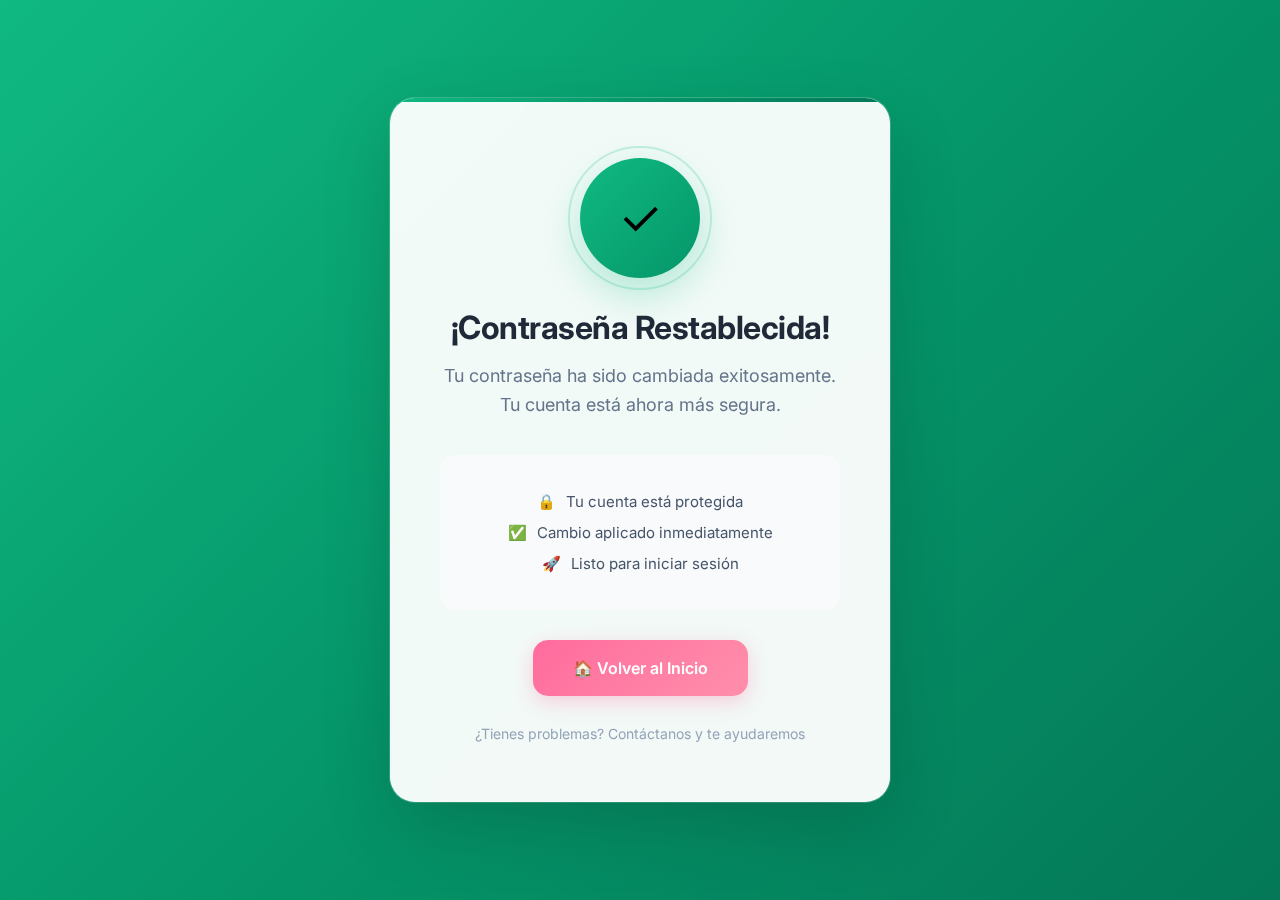
<file: reset-complete.html>
<!DOCTYPE html>
<html lang="es">
<head>
    <meta charset="UTF-8">
    <meta name="viewport" content="width=device-width, initial-scale=1.0">
    <title>Contraseña Restablecida - Accesorios</title>
    <link href="https://fonts.googleapis.com/css2?family=Inter:wght@300;400;500;600;700&display=swap" rel="stylesheet">
    <style>
        * {
            margin: 0;
            padding: 0;
            box-sizing: border-box;
        }
        body {
            font-family: 'Inter', system-ui, sans-serif;
            background: linear-gradient(135deg, #10b981 0%, #059669 50%, #047857 100%);
            background-attachment: fixed;
            min-height: 100vh;
            display: flex;
            align-items: center;
            justify-content: center;
            padding: 20px;
            animation: fadeIn 0.8s ease-out;
        }
        @keyframes fadeIn {
            from { opacity: 0; transform: translateY(20px); }
            to { opacity: 1; transform: translateY(0); }
        }
        .container {
            background: rgba(255, 255, 255, 0.95);
            backdrop-filter: blur(20px);
            padding: 60px 50px;
            border-radius: 25px;
            box-shadow: 0 25px 70px rgba(0,0,0,0.15), 0 0 0 1px rgba(255,255,255,0.2);
            text-align: center;
            max-width: 500px;
            width: 100%;
            position: relative;
            overflow: hidden;
            animation: slideUp 0.6s ease-out 0.2s both;
        }
        @keyframes slideUp {
            from { opacity: 0; transform: translateY(30px) scale(0.95); }
            to { opacity: 1; transform: translateY(0) scale(1); }
        }
        .container::before {
            content: '';
            position: absolute;
            top: 0;
            left: 0;
            right: 0;
            height: 4px;
            background: linear-gradient(90deg, #10b981, #059669, #047857);
        }
        .success-animation {
            width: 120px;
            height: 120px;
            background: linear-gradient(135deg, #10b981, #059669);
            border-radius: 50%;
            display: flex;
            align-items: center;
            justify-content: center;
            font-size: 50px;
            margin: 0 auto 30px;
            box-shadow: 0 15px 40px rgba(16, 185, 129, 0.3);
            animation: bounce 0.6s ease-out 0.4s both;
            position: relative;
        }
        @keyframes bounce {
            0% { transform: scale(0); }
            50% { transform: scale(1.1); }
            100% { transform: scale(1); }
        }
        .success-animation::after {
            content: '';
            position: absolute;
            width: 140px;
            height: 140px;
            border: 2px solid rgba(16, 185, 129, 0.2);
            border-radius: 50%;
            animation: pulse 2s infinite;
        }
        @keyframes pulse {
            0% { transform: scale(1); opacity: 1; }
            100% { transform: scale(1.2); opacity: 0; }
        }
        h1 {
            color: #1f2937;
            font-size: 32px;
            font-weight: 700;
            margin-bottom: 15px;
            letter-spacing: -0.5px;
            animation: fadeInUp 0.6s ease-out 0.6s both;
        }
        @keyframes fadeInUp {
            from { opacity: 0; transform: translateY(20px); }
            to { opacity: 1; transform: translateY(0); }
        }
        .subtitle {
            color: #64748b;
            font-size: 18px;
            line-height: 1.6;
            margin-bottom: 35px;
            animation: fadeInUp 0.6s ease-out 0.8s both;
        }
        .features {
            background: #f8fafc;
            padding: 25px;
            border-radius: 15px;
            margin: 30px 0;
            animation: fadeInUp 0.6s ease-out 1s both;
        }
        .feature {
            display: flex;
            align-items: center;
            justify-content: center;
            gap: 10px;
            margin: 12px 0;
            color: #475569;
            font-size: 15px;
        }
        .btn {
            background: linear-gradient(135deg, #ff6b9d, #ff8fab);
            color: white;
            padding: 18px 40px;
            border: none;
            border-radius: 15px;
            font-size: 16px;
            font-weight: 600;
            cursor: pointer;
            text-decoration: none;
            display: inline-block;
            transition: all 0.3s ease;
            box-shadow: 0 6px 20px rgba(255, 107, 157, 0.3);
            position: relative;
            overflow: hidden;
            animation: fadeInUp 0.6s ease-out 1.2s both;
        }
        .btn::before {
            content: '';
            position: absolute;
            top: 0;
            left: -100%;
            width: 100%;
            height: 100%;
            background: linear-gradient(90deg, transparent, rgba(255,255,255,0.2), transparent);
            transition: left 0.5s;
        }
        .btn:hover::before {
            left: 100%;
        }
        .btn:hover {
            transform: translateY(-3px);
            box-shadow: 0 10px 30px rgba(255, 107, 157, 0.4);
        }
        .btn:active {
            transform: translateY(-1px);
        }
        .footer-text {
            color: #94a3b8;
            font-size: 14px;
            margin-top: 25px;
            animation: fadeInUp 0.6s ease-out 1.4s both;
        }
        @media (max-width: 480px) {
            .container {
                padding: 40px 30px;
                margin: 10px;
            }
            h1 {
                font-size: 26px;
            }
            .success-animation {
                width: 100px;
                height: 100px;
                font-size: 40px;
            }
        }
    </style>
</head>
<body>
    <div class="container">
        <div class="success-animation">✓</div>
        <h1>¡Contraseña Restablecida!</h1>
        <p class="subtitle">Tu contraseña ha sido cambiada exitosamente. Tu cuenta está ahora más segura.</p>
        
        <div class="features">
            <div class="feature">
                <span>🔒</span>
                <span>Tu cuenta está protegida</span>
            </div>
            <div class="feature">
                <span>✅</span>
                <span>Cambio aplicado inmediatamente</span>
            </div>
            <div class="feature">
                <span>🚀</span>
                <span>Listo para iniciar sesión</span>
            </div>
        </div>
        
        <a href="/" class="btn">🏠 Volver al Inicio</a>
        
        <p class="footer-text">
            ¿Tienes problemas? Contáctanos y te ayudaremos
        </p>
    </div>
    
    <script>
        // Auto redirect after 10 seconds
        setTimeout(() => {
            window.location.href = '/';
        }, 10000);
        
        // Add confetti effect
        function createConfetti() {
            const colors = ['#ff6b9d', '#ff8fab', '#10b981', '#059669'];
            for (let i = 0; i < 50; i++) {
                setTimeout(() => {
                    const confetti = document.createElement('div');
                    confetti.style.cssText = `
                        position: fixed;
                        width: 10px;
                        height: 10px;
                        background: ${colors[Math.floor(Math.random() * colors.length)]};
                        top: -10px;
                        left: ${Math.random() * 100}%;
                        border-radius: 50%;
                        pointer-events: none;
                        animation: fall 3s linear forwards;
                        z-index: 1000;
                    `;
                    document.body.appendChild(confetti);
                    setTimeout(() => confetti.remove(), 3000);
                }, i * 100);
            }
        }
        
        const style = document.createElement('style');
        style.textContent = `
            @keyframes fall {
                to {
                    transform: translateY(100vh) rotate(360deg);
                    opacity: 0;
                }
            }
        `;
        document.head.appendChild(style);
        
        // Trigger confetti after page loads
        setTimeout(createConfetti, 1000);
    </script>
</body>
</html>
</file>
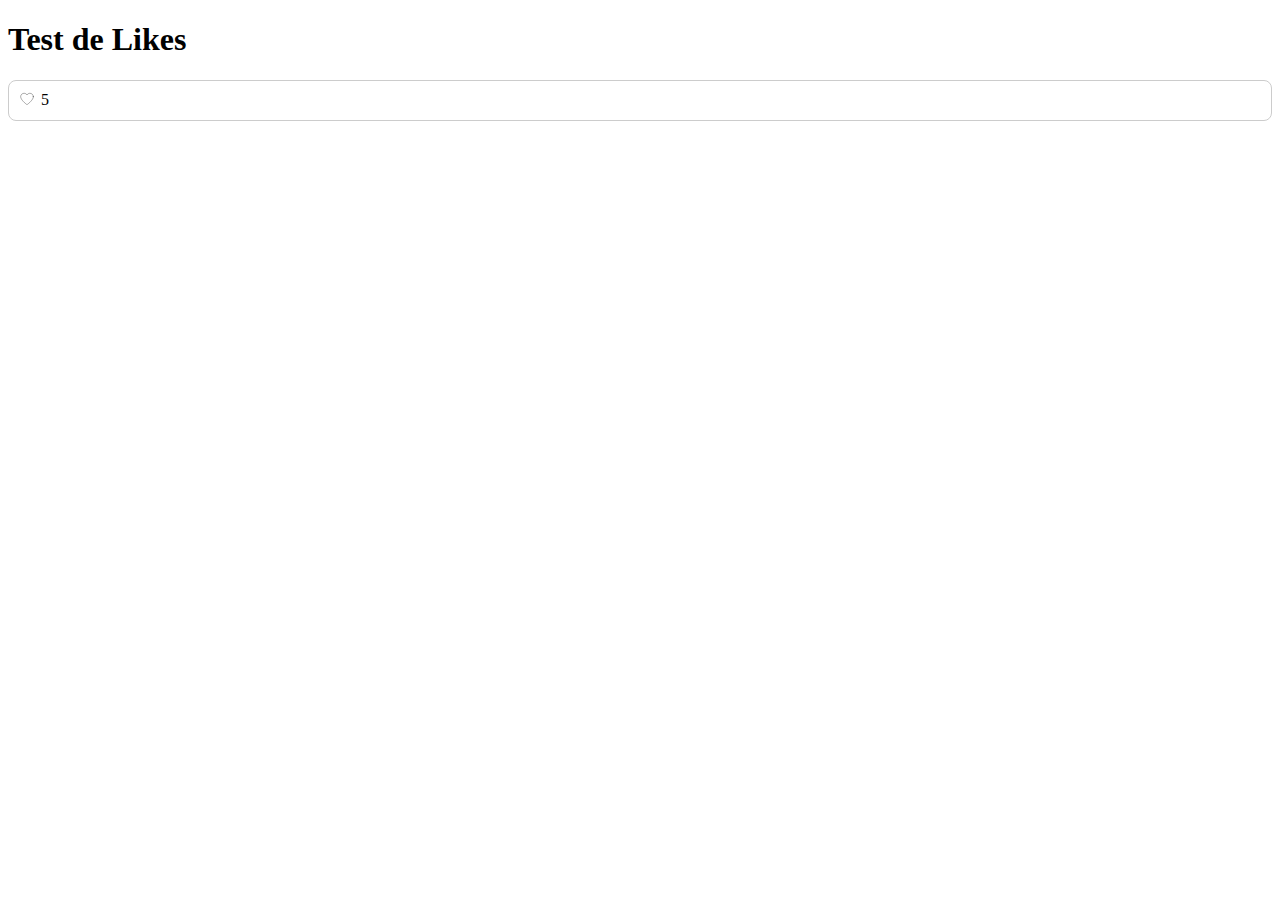
<file: test-likes.html>
<!DOCTYPE html>
<html>
<head>
    <title>Test Likes</title>
    <style>
        .like-btn.liked {
            background: #ff1744 !important;
            border-radius: 50% !important;
            padding: 4px !important;
        }
        .like-btn.liked .heart-icon {
            filter: brightness(0) saturate(100%) invert(100%) !important;
        }
        .like-container {
            display: flex;
            align-items: center;
            gap: 4px;
            padding: 8px;
            border: 1px solid #ccc;
            border-radius: 8px;
            cursor: pointer;
        }
        .like-btn {
            background: none;
            border: none;
            cursor: pointer;
            padding: 2px;
        }
        .heart-icon {
            width: 16px;
            height: 16px;
        }
    </style>
</head>
<body>
    <h1>Test de Likes</h1>
    
    <div class="like-container" onclick="testToggleLike('123')">
        <button class="like-btn" data-product-id="123">
            <img src="/img-galery/heartproduct.svg" alt="Like" class="heart-icon" />
        </button>
        <span class="like-count" data-product-id="123">5</span>
    </div>

    <script>
        function testToggleLike(productId) {
            const likeBtn = document.querySelector(`.like-btn[data-product-id="${productId}"]`);
            const countElement = document.querySelector(`.like-count[data-product-id="${productId}"]`);
            
            const isCurrentlyLiked = likeBtn.classList.contains('liked');
            const newLikedState = !isCurrentlyLiked;
            
            console.log('Toggling like:', { productId, isCurrentlyLiked, newLikedState });
            
            if (newLikedState) {
                likeBtn.classList.add('liked');
                const currentCount = parseInt(countElement.textContent) || 0;
                countElement.textContent = currentCount + 1;
            } else {
                likeBtn.classList.remove('liked');
                const currentCount = parseInt(countElement.textContent) || 0;
                countElement.textContent = Math.max(0, currentCount - 1);
            }
        }
    </script>
</body>
</html>
</file>
